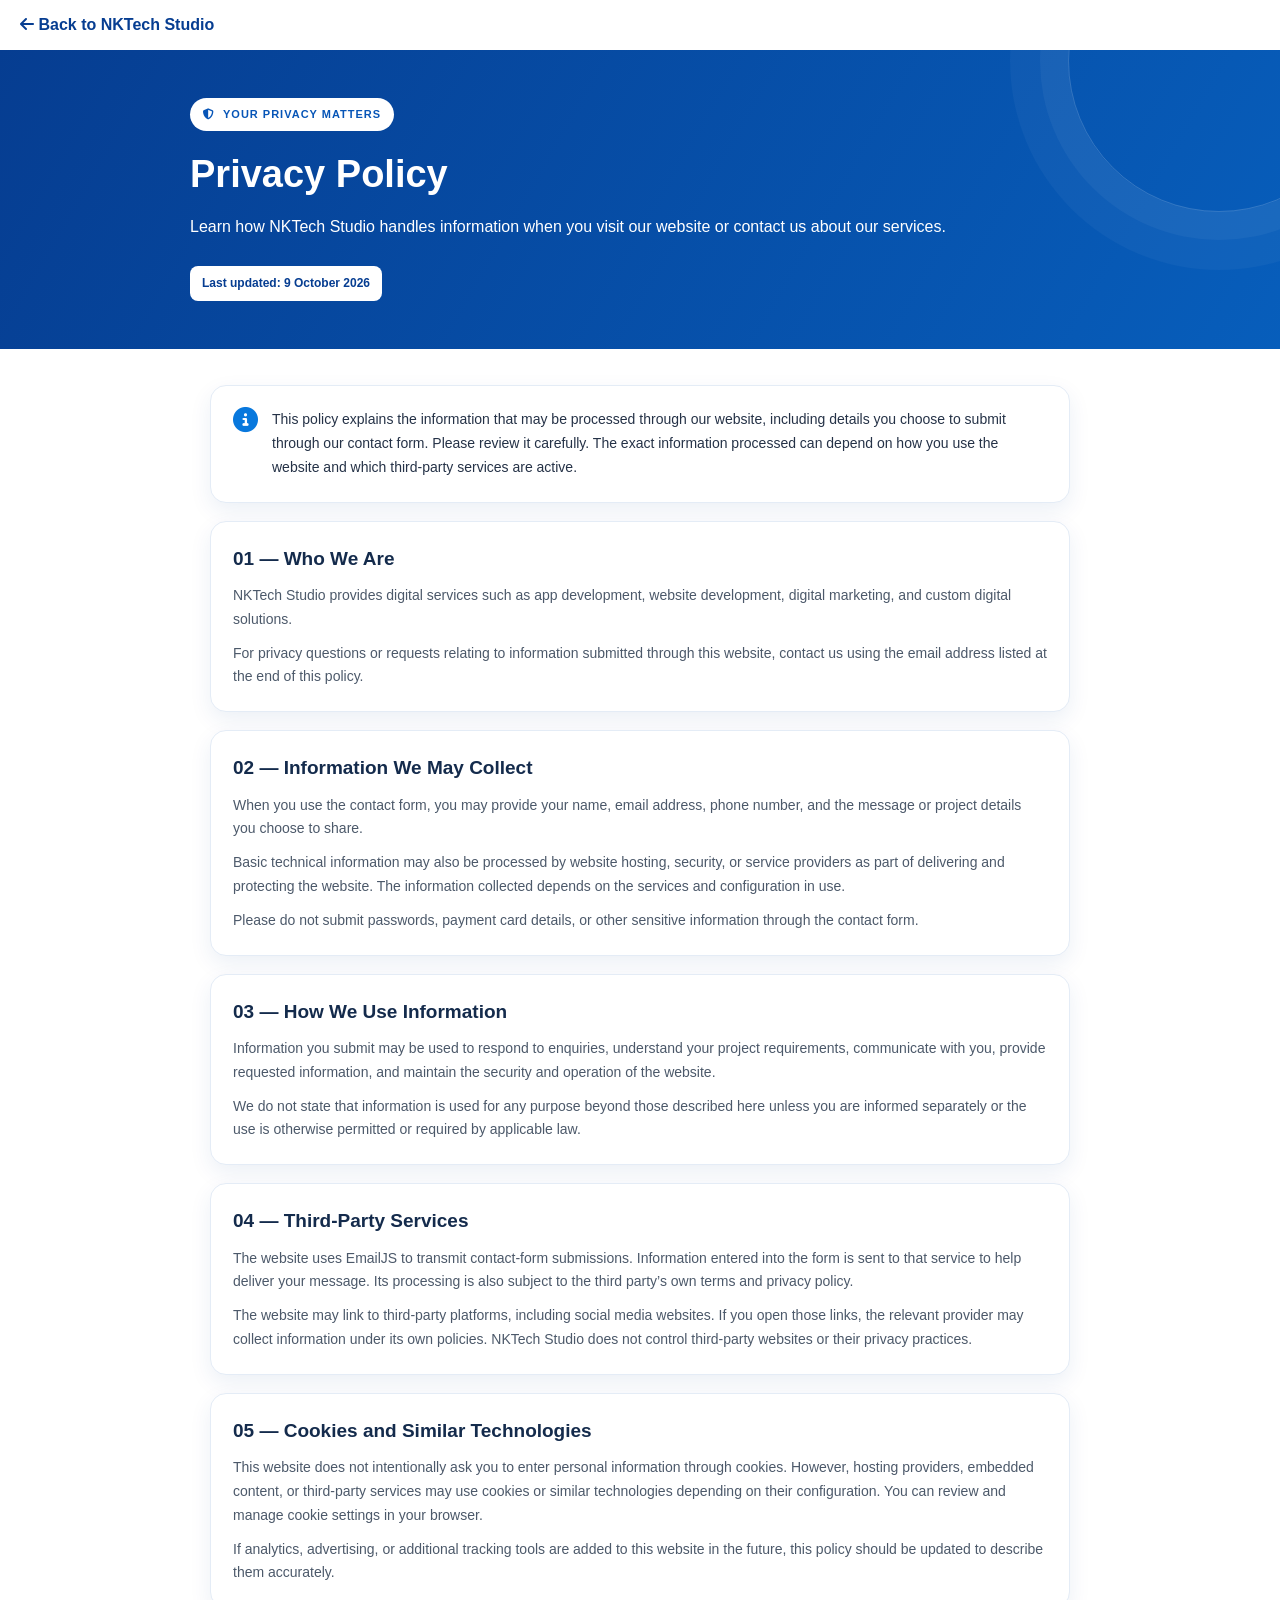
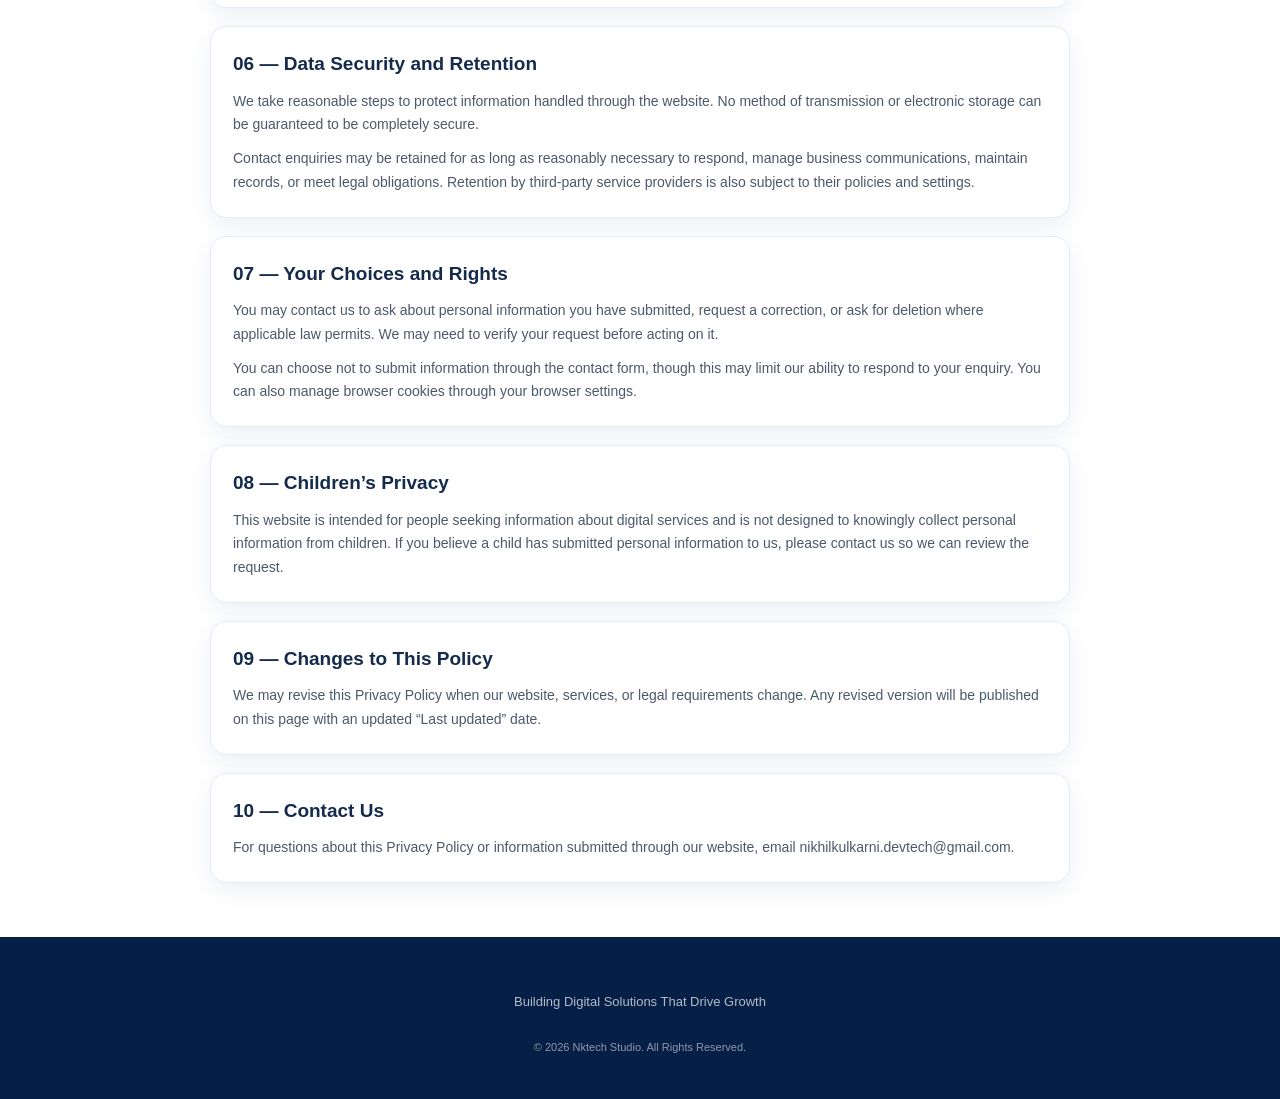
<file: privacy.html>
<!DOCTYPE html>
<html lang="en">

<head>
    <meta charset="UTF-8">
    <meta name="viewport" content="width=device-width, initial-scale=1.0">
    <meta name="description" content="NKTech Studio privacy policy.">
    <title>Privacy Policy | NKTech Studio</title>
    <link rel="stylesheet" href="style.css">
    <link rel="stylesheet" href="https://cdnjs.cloudflare.com/ajax/libs/font-awesome/6.5.2/css/all.min.css">
</head>

<body>
    <div class="policy-topbar"><a href="index.html"><i class="fa-solid fa-arrow-left"></i> Back to NKTech Studio</a>
    </div>
    <header class="policy-hero">
        <div class="policy-hero-inner"><span class="policy-pill"><i class="fa-solid fa-shield-halved"></i> YOUR PRIVACY
                MATTERS</span>
            <h1>Privacy Policy</h1>
            <p>Learn how NKTech Studio handles information when you visit our website or contact us about our services.
            </p><span class="updated">Last updated: 9 October 2026</span>
        </div>
    </header>
    <main class="policy-content">
        <div class="policy-notice"><i class="fa-solid fa-circle-info"></i>
            <div>This policy explains the information that may be processed through our website, including details you
                choose to submit through our contact form. Please review it carefully. The exact information processed
                can depend on how you use the website and which third-party services are active.</div>
        </div>
        <section class="policy-section">
            <h2>01 — Who We Are</h2>
            <p>NKTech Studio provides digital services such as app development, website development, digital marketing,
                and custom digital solutions.</p>
            <p>For privacy questions or requests relating to information submitted through this website, contact us
                using the email address listed at the end of this policy.</p>
        </section>
        <section class="policy-section">
            <h2>02 — Information We May Collect</h2>
            <p>When you use the contact form, you may provide your name, email address, phone number, and the message or
                project details you choose to share.</p>
            <p>Basic technical information may also be processed by website hosting, security, or service providers as
                part of delivering and protecting the website. The information collected depends on the services and
                configuration in use.</p>
            <p>Please do not submit passwords, payment card details, or other sensitive information through the contact
                form.</p>
        </section>
        <section class="policy-section">
            <h2>03 — How We Use Information</h2>
            <p>Information you submit may be used to respond to enquiries, understand your project requirements,
                communicate with you, provide requested information, and maintain the security and operation of the
                website.</p>
            <p>We do not state that information is used for any purpose beyond those described here unless you are
                informed separately or the use is otherwise permitted or required by applicable law.</p>
        </section>
        <section class="policy-section">
            <h2>04 — Third-Party Services</h2>
            <p>The website uses EmailJS to transmit contact-form submissions. Information entered into the form is sent
                to that service to help deliver your message. Its processing is also subject to the third party’s own
                terms and privacy policy.</p>
            <p>The website may link to third-party platforms, including social media websites. If you open those links,
                the relevant provider may collect information under its own policies. NKTech Studio does not control
                third-party websites or their privacy practices.</p>
        </section>
        <section class="policy-section">
            <h2>05 — Cookies and Similar Technologies</h2>
            <p>This website does not intentionally ask you to enter personal information through cookies. However,
                hosting providers, embedded content, or third-party services may use cookies or similar technologies
                depending on their configuration. You can review and manage cookie settings in your browser.</p>
            <p>If analytics, advertising, or additional tracking tools are added to this website in the future, this
                policy should be updated to describe them accurately.</p>
        </section>
        <section class="policy-section">
            <h2>06 — Data Security and Retention</h2>
            <p>We take reasonable steps to protect information handled through the website. No method of transmission or
                electronic storage can be guaranteed to be completely secure.</p>
            <p>Contact enquiries may be retained for as long as reasonably necessary to respond, manage business
                communications, maintain records, or meet legal obligations. Retention by third-party service providers
                is also subject to their policies and settings.</p>
        </section>
        <section class="policy-section">
            <h2>07 — Your Choices and Rights</h2>
            <p>You may contact us to ask about personal information you have submitted, request a correction, or ask for
                deletion where applicable law permits. We may need to verify your request before acting on it.</p>
            <p>You can choose not to submit information through the contact form, though this may limit our ability to
                respond to your enquiry. You can also manage browser cookies through your browser settings.</p>
        </section>
        <section class="policy-section">
            <h2>08 — Children’s Privacy</h2>
            <p>This website is intended for people seeking information about digital services and is not designed to
                knowingly collect personal information from children. If you believe a child has submitted personal
                information to us, please contact us so we can review the request.</p>
        </section>
        <section class="policy-section">
            <h2>09 — Changes to This Policy</h2>
            <p>We may revise this Privacy Policy when our website, services, or legal requirements change. Any revised
                version will be published on this page with an updated “Last updated” date.</p>
        </section>
        <section class="policy-section">
            <h2>10 — Contact Us</h2>
            <p>For questions about this Privacy Policy or information submitted through our website, email <a
                    href="mailto:nikhilkulkarni.devtech@gmail.com">nikhilkulkarni.devtech@gmail.com</a>.</p>
        </section>
    </main>
    <footer class="site-footer">
        <p>Building Digital Solutions That Drive Growth</p><small>© 2026 Nktech Studio. All Rights Reserved.</small>
    </footer>
</body>

</html>
</file>
<file: style.css>
:root {
    --navy: #063d91;
    --blue: #0878dd;
    --orange: #ff7a36;
    --tint: #f7fafe;
    --ink: #111;
    --muted: #626d7b;
    --footer: #061f46;
    --shadow: 0 12px 30px rgba(4, 35, 75, .12)
}

* {
    box-sizing: border-box
}

html {
    scroll-behavior: smooth;
    scroll-padding-top: 82px
}

body {
    margin: 0;
    font-family: Arial, Helvetica, sans-serif;
    color: var(--ink);
    background: #fff;
    line-height: 1.6
}

a {
    color: inherit;
    text-decoration: none
}

button,
input,
textarea {
    font: inherit
}

.site-header {
    position: sticky;
    top: 0;
    z-index: 100;
    background: #fff;
    box-shadow: 0 2px 12px rgba(0, 0, 0, .12)
}

.nav-wrap {
    max-width: 1240px;
    min-height: 76px;
    margin: auto;
    padding: 8px 22px;
    display: flex;
    align-items: center;
    gap: 24px
}

.brand,
.footer-brand {
    display: flex;
    align-items: center;
    min-width: 120px
}

.brand img {
    display: block;
    width: 125px;
    height: 60px;
    object-fit: contain
}

.brand-fallback {
    display: none;
    font-size: 23px;
    color: var(--navy);
    font-weight: 900;
    line-height: 1.15
}

.brand-fallback b {
    display: block;
    color: var(--orange);
    font-size: 15px;
    letter-spacing: 2px
}

.nav-links {
    margin-left: auto;
    display: flex;
    align-items: center;
    gap: 8px
}

.nav-links>a:not(.button) {
    font-size: 13px;
    font-weight: 700;
    padding: 12px;
    color: #222;
    transition: color .2s
}

.nav-links>a:not(.button):hover {
    color: var(--blue)
}

.button {
    display: inline-flex;
    align-items: center;
    justify-content: center;
    gap: 10px;
    border: 0;
    cursor: pointer;
    font-weight: 700;
    transition: transform .2s, filter .2s
}

.button:hover {
    filter: brightness(1.04);
    transform: translateY(-1px)
}

.button-orange {
    background: var(--orange);
    color: #fff;
    border-radius: 8px;
    padding: 13px 19px;
    font-size: 12px
}

.nav-cta {
    margin-left: 4px
}

.menu-toggle {
    display: none;
    border: 0;
    background: transparent;
    color: var(--navy);
    font-size: 27px;
    padding: 8px;
    cursor: pointer
}

.blue-gradient {
    background: linear-gradient(120deg, #063d91, #0878dd)
}

.hero {
    color: white;
    overflow: hidden
}

.hero-inner {
    max-width: 1180px;
    margin: auto;
    min-height: 410px;
    padding: 52px 30px;
    display: grid;
    grid-template-columns: 1fr 1fr;
    align-items: center;
    gap: 30px
}

.hero-copy h1 {
    font-size: clamp(25px, 3vw, 36px);
    font-weight: 900;
    line-height: 1.15;
    letter-spacing: .1px;
    margin: 0 0 18px
}

.hero-copy p {
    color: rgba(255, 255, 255, .78);
    font-size: 16px;
    margin: 0 0 25px
}

.button-pill {
    border-radius: 30px;
    padding: 15px 22px;
    font-size: 14px
}

.hero-art {
    height: 280px;
    position: relative;
    display: flex;
    justify-content: center;
    align-items: center;
    max-width: 480px;
    width: 100%;
    margin: auto
}

.hero-circle {
    position: absolute;
    width: 230px;
    height: 230px;
    background: #fff;
    border-radius: 50%
}

.trend-icon {
    position: absolute;
    right: 19%;
    top: 2%;
    font-size: 94px;
    color: #ffc078;
    transform: rotate(-5deg)
}

.phone-card {
    position: relative;
    width: 115px;
    height: 210px;
    border-radius: 25px;
    background: #fff;
    box-shadow: 0 12px 30px rgba(0, 0, 0, .25);
    display: flex;
    flex-direction: column;
    align-items: center;
    padding-bottom: 20px;
    overflow: hidden
}

.phone-top {
    height: 25px;
    width: 100%;
    background: #e8f1ff;
    margin-bottom: 18px
}

.phone-card>i {
    font-size: 62px;
    color: var(--blue);
    margin: 0 0 15px
}

.phone-card span {
    height: 10px;
    width: 70px;
    background: #e7edf5;
    margin-bottom: 10px
}

.phone-card .short-line {
    width: 50px
}

.mini-phone {
    position: absolute;
    left: 17%;
    bottom: 12px;
    background: #fff;
    padding: 13px 14px;
    border-radius: 15px;
    color: var(--blue);
    font-size: 42px;
    box-shadow: 0 7px 20px #00295b30
}

.section-shell {
    max-width: 1180px;
    margin: 0 auto;
    padding: 50px 25px
}

.intro {
    max-width: 900px;
    text-align: center
}

.intro h2 {
    font-size: 23px;
    line-height: 1.35;
    font-weight: 900;
    margin: 0 0 18px
}

.intro p {
    text-align: left;
    font-size: 15px;
    line-height: 1.7;
    color: #626262;
    margin: 0 0 12px
}

.section-tint {
    background: var(--tint)
}

.section-heading {
    text-align: center;
    margin-bottom: 35px
}

.section-heading h2 {
    font-size: 27px;
    line-height: 1.25;
    font-weight: 900;
    margin: 0
}

.orange-rule {
    display: block;
    width: 55px;
    height: 4px;
    background: var(--orange);
    border-radius: 8px;
    margin: 12px auto
}

.section-heading p {
    font-size: 13px;
    color: #666;
    margin: 0
}

.service-grid {
    display: grid;
    grid-template-columns: repeat(4, minmax(0, 1fr));
    gap: 18px
}

.service-card {
    background: white;
    border-radius: 18px;
    padding: 25px 20px 22px;
    text-align: center;
    box-shadow: var(--shadow);
    min-width: 0
}

.service-icon {
    width: 58px;
    height: 58px;
    border-radius: 15px;
    background: linear-gradient(135deg, #0878dd, #00a6d6);
    display: grid;
    place-items: center;
    color: #fff;
    font-size: 31px;
    margin: 0 auto 16px
}

.service-card h3 {
    font-size: 16px;
    font-weight: 800;
    margin: 0 0 8px
}

.service-card p {
    font-size: 13px;
    line-height: 1.5;
    color: #626262;
    margin: 0
}

.about {
    padding: 45px 0
}

.about-inner {
    display: grid;
    grid-template-columns: 1fr 1fr;
    align-items: center;
    gap: 50px;
    padding-top: 0;
    padding-bottom: 0
}

.about-graphic {
    height: 280px;
    border-radius: 25px;
    background: linear-gradient(120deg, #063d91, #0878dd);
    display: grid;
    place-items: center;
    color: #fff;
    font-size: 120px
}

.about-copy h2 {
    font-size: 27px;
    line-height: 1.25;
    font-weight: 900;
    margin: 0 0 15px
}

.about-copy p {
    font-size: 14px;
    line-height: 1.7;
    color: #626262;
    margin: 0 0 15px
}

.commitment {
    text-align: center
}

.stars {
    color: #ffb52e;
    font-size: 20px;
    display: flex;
    gap: 4px;
    justify-content: center
}

.commitment blockquote {
    font-size: 16px;
    line-height: 1.6;
    font-style: italic;
    color: #626262;
    margin: 15px auto;
    max-width: 700px
}

.commitment strong {
    font-size: 14px
}

.growth {
    color: #fff;
    text-align: center
}

.growth .section-shell {
    padding-top: 50px;
    padding-bottom: 50px
}

.growth h2 {
    font-size: 30px;
    font-weight: 900;
    margin: 0 0 10px
}

.growth>div>p {
    font-size: 14px;
    color: rgba(255, 255, 255, .8);
    margin: 0
}

.stats-grid {
    display: grid;
    grid-template-columns: repeat(3, minmax(0, 1fr));
    gap: 12px;
    margin-top: 30px
}

.stat-card {
    background: #fff;
    color: #111;
    border-radius: 12px;
    padding: 15px 8px;
    display: flex;
    flex-direction: column;
    align-items: center;
    justify-content: center;
    min-height: 80px
}

.stat-card strong {
    font-size: 20px;
    line-height: 1.3;
    font-weight: 900
}

.stat-card span {
    font-size: 11px;
    color: #626262
}

.contact {
    padding: 45px 0
}

.contact-grid {
    display: grid;
    grid-template-columns: 1fr 1fr;
    gap: 45px;
    align-items: stretch
}

.contact-info,
.contact-form-card {
    border-radius: 22px;
    padding: 25px;
    box-shadow: var(--shadow)
}

.contact-info {
    color: #fff;
    display: flex;
    flex-direction: column
}

.contact-info h3 {
    font-size: 28px;
    font-weight: 900;
    margin: 0 0 15px
}

.contact-info>p {
    font-size: 14px;
    line-height: 1.7;
    color: rgba(255, 255, 255, .8);
    margin: 0 0 22px
}

.contact-detail {
    display: flex;
    align-items: flex-start;
    gap: 15px;
    margin: 0 0 20px
}

.contact-detail>span {
    flex: 0 0 45px;
    width: 45px;
    height: 45px;
    border-radius: 12px;
    background: #fff;
    color: var(--blue);
    display: grid;
    place-items: center;
    font-size: 22px
}

.contact-detail b {
    display: block;
    font-size: 14px;
    margin: 0 0 5px
}

.contact-detail a,
.contact-detail p {
    display: block;
    font-size: 13px;
    line-height: 1.5;
    color: rgba(255, 255, 255, .8);
    margin: 0;
    overflow-wrap: anywhere
}

.contact-form-card {
    background: #fff
}

.contact-form-card h3 {
    font-size: 22px;
    font-weight: 900;
    margin: 0 0 22px
}

.field {
    margin-bottom: 15px
}

.field label {
    display: block;
    font-size: 13px;
    font-weight: 700;
    margin: 0 0 6px
}

.input-wrap {
    display: flex;
    align-items: flex-start;
    gap: 11px;
    background: var(--tint);
    border: 1.5px solid transparent;
    border-radius: 12px;
    padding: 0 13px;
    transition: border-color .2s
}

.input-wrap:focus-within {
    border-color: var(--blue)
}

.input-wrap>i {
    color: var(--blue);
    padding-top: 15px
}

.input-wrap input,
.input-wrap textarea {
    width: 100%;
    min-width: 0;
    border: 0;
    outline: 0;
    background: transparent;
    padding: 14px 0;
    color: #1c2735;
    font-size: 14px
}

.input-wrap textarea {
    resize: vertical;
    min-height: 125px
}

.input-wrap.invalid {
    border-color: #dc3545
}

.error {
    display: block;
    color: #c62828;
    font-size: 12px;
    min-height: 0;
    margin-top: 3px
}

.error:empty {
    display: none
}

.submit-button {
    width: 100%;
    padding: 16px;
    border-radius: 10px;
    font-size: 14px
}

.submit-button:disabled {
    opacity: .7;
    cursor: wait;
    transform: none
}

.form-status {
    font-size: 13px;
    margin: 12px 0 0
}

.form-status.success {
    color: #16833b
}

.form-status.failure {
    color: #c62828
}

.site-footer {
    background: var(--footer);
    color: #fff;
    text-align: center;
    padding: 40px 20px
}

.footer-brand {
    display: flex;
    justify-content: center;
    margin: 0 auto;
    width: max-content
}

.footer-brand img {
    width: 150px;
    height: 75px;
    object-fit: contain
}

.footer-brand .brand-fallback {
    color: white
}

.site-footer>p {
    font-size: 13px;
    color: rgba(255, 255, 255, .7);
    margin: 15px 0 20px
}

.social-links {
    display: flex;
    justify-content: center;
    gap: 10px;
    margin-bottom: 18px
}

.social-links a {
    width: 42px;
    height: 42px;
    display: grid;
    place-items: center;
    border-radius: 50%;
    color: white;
    font-size: 21px;
    transition: background .2s, transform .2s
}

.social-links a:hover {
    background: #ffffff20;
    transform: translateY(-2px)
}

.privacy-link {
    display: inline-flex;
    align-items: center;
    gap: 8px;
    color: rgba(255, 255, 255, .8);
    font-size: 13px;
    font-weight: 700;
    padding: 8px
}

.site-footer hr {
    max-width: 1120px;
    border: 0;
    border-top: 1px solid #ffffff28;
    margin: 20px auto
}

.site-footer small {
    font-size: 11px;
    color: rgba(255, 255, 255, .55)
}

/* Privacy page */
.policy-hero {
    background: linear-gradient(120deg, #063d91, #0878dd);
    color: #fff;
    padding: 48px 24px
}

.policy-hero-inner,
.policy-content {
    max-width: 900px;
    margin: auto
}

.policy-pill {
    display: inline-flex;
    align-items: center;
    gap: 8px;
    background: #fff;
    color: #0755b7;
    border-radius: 30px;
    padding: 8px 13px;
    font-size: 11px;
    letter-spacing: 1px;
    font-weight: 800
}

.policy-hero h1 {
    font-size: 38px;
    line-height: 1.15;
    margin: 22px 0 14px
}

.policy-hero p {
    font-size: 16px;
    line-height: 1.7;
    max-width: 760px
}

.updated {
    display: inline-block;
    background: white;
    color: var(--navy);
    font-size: 12px;
    font-weight: 700;
    border-radius: 8px;
    padding: 8px 12px;
    margin-top: 10px
}

.policy-content {
    padding: 36px 20px
}

.policy-notice,
.policy-section {
    background: #fff;
    border: 1px solid #e4ecf6;
    border-radius: 16px;
    padding: 22px;
    margin-bottom: 18px;
    box-shadow: 0 8px 22px rgba(6, 61, 145, .08)
}

.policy-notice {
    display: flex;
    gap: 14px;
    color: #253247;
    font-size: 14px;
    line-height: 1.7
}

.policy-notice i {
    font-size: 25px;
    color: var(--blue)
}

.policy-section h2 {
    font-size: 19px;
    margin: 0 0 10px;
    color: #142b4c
}

.policy-section p {
    font-size: 14px;
    line-height: 1.7;
    color: #4c596a;
    margin: 0 0 10px
}

.policy-section p:last-child {
    margin-bottom: 0
}

.policy-topbar {
    padding: 12px 20px;
    background: #fff;
    box-shadow: 0 2px 10px #0001
}

.policy-topbar a {
    font-weight: 800;
    color: var(--navy)
}

@media(max-width:950px) {
    .service-grid {
        grid-template-columns: repeat(2, minmax(0, 1fr))
    }

    .hero-inner {
        min-height: 390px
    }

    .contact-grid {
        gap: 25px
    }

    .about-inner {
        gap: 30px
    }
}

@media(max-width:800px) {
    .nav-wrap {
        min-height: 70px;
        padding: 6px 16px
    }

    .brand img {
        width: 105px;
        height: 58px
    }

    .menu-toggle {
        display: block;
        margin-left: auto
    }

    .nav-links {
        display: none;
        position: absolute;
        left: 0;
        right: 0;
        top: 100%;
        background: #fff;
        box-shadow: 0 12px 18px #00000015;
        padding: 12px 18px 20px;
        flex-direction: column;
        align-items: stretch;
        gap: 2px
    }

    .nav-links.open {
        display: flex
    }

    .nav-links>a:not(.button) {
        padding: 12px 10px;
        font-size: 14px
    }

    .nav-cta {
        margin: 8px 0 0;
        text-align: center
    }

    .hero-inner {
        grid-template-columns: 1fr;
        padding: 38px 22px;
        gap: 28px
    }

    .hero-copy h1 {
        font-size: clamp(25px, 5vw, 32px)
    }

    .hero-art {
        max-width: 420px
    }

    .about-inner {
        grid-template-columns: 1fr;
        gap: 28px
    }

    .about-graphic {
        height: 250px;
        font-size: 105px
    }

    .contact-grid {
        grid-template-columns: 1fr;
        gap: 28px
    }

    .section-shell {
        padding: 42px 20px
    }
}

@media(max-width:550px) {
    .hero-inner {
        padding: 35px 18px
    }

    .hero-copy h1 {
        font-size: clamp(23px, 6vw, 29px)
    }

    .hero-art {
        height: 255px
    }

    .hero-circle {
        width: 205px;
        height: 205px
    }

    .trend-icon {
        font-size: 78px;
        right: 13%
    }

    .mini-phone {
        left: 8%;
        font-size: 34px;
        padding: 11px 12px
    }

    .intro h2 {
        font-size: 21px
    }

    .intro p {
        font-size: 14px
    }

    .service-grid {
        grid-template-columns: 1fr;
        gap: 16px
    }

    .service-card {
        padding: 22px 18px
    }

    .service-card p {
        font-size: 13px
    }

    .section-heading h2 {
        font-size: 25px
    }

    .stats-grid {
        gap: 8px
    }

    .stat-card {
        min-height: 76px;
        padding: 12px 4px
    }

    .stat-card strong {
        font-size: 15px
    }

    .stat-card span {
        font-size: 9px
    }

    .contact-info,
    .contact-form-card {
        padding: 19px;
        border-radius: 18px
    }

    .contact-info h3 {
        font-size: 26px
    }

    .contact-form-card h3 {
        font-size: 20px
    }

    .policy-hero {
        padding: 32px 18px
    }

    .policy-hero h1 {
        font-size: 32px
    }

    .policy-content {
        padding: 24px 14px
    }

    .policy-section,
    .policy-notice {
        padding: 18px
    }

    .site-footer {
        padding: 35px 16px
    }
}

@media(prefers-reduced-motion:reduce) {
    html {
        scroll-behavior: auto
    }

    *,
    *::before,
    *::after {
        transition: none !important
    }
}


/* Professional motion and hover polish */
:root {
    --ease-out: cubic-bezier(.2, .75, .25, 1);
    --shadow-hover: 0 22px 48px rgba(4, 35, 75, .18)
}

html {
    scroll-behavior: smooth
}

body {
    overflow-x: hidden;
    -webkit-font-smoothing: antialiased
}

::selection {
    background: rgba(8, 120, 221, .18);
    color: var(--navy)
}

.site-header {
    transition: box-shadow .3s ease, background-color .3s ease
}

.site-header.is-scrolled {
    box-shadow: 0 8px 28px rgba(5, 36, 75, .13);
    background: rgba(255, 255, 255, .96);
    backdrop-filter: blur(14px)
}

.brand img {
    transition: transform .35s var(--ease-out), filter .35s ease
}

.brand:hover img,
.footer-brand:hover img {
    transform: scale(1.045)
}

.nav-links>a:not(.button) {
    position: relative
}

.nav-links>a:not(.button)::after {
    content: "";
    position: absolute;
    left: 12px;
    right: 12px;
    bottom: 5px;
    height: 2px;
    border-radius: 4px;
    background: var(--orange);
    transform: scaleX(0);
    transform-origin: left;
    transition: transform .25s var(--ease-out)
}

.nav-links>a:not(.button):hover::after,
.nav-links>a:not(.button):focus-visible::after {
    transform: scaleX(1)
}

.button {
    position: relative;
    isolation: isolate;
    overflow: hidden;
    transition: transform .28s var(--ease-out), box-shadow .28s ease, filter .28s ease
}

.button::before {
    content: "";
    position: absolute;
    inset: 0;
    z-index: -1;
    background: linear-gradient(110deg, transparent 20%, rgba(255, 255, 255, .25) 48%, transparent 72%);
    transform: translateX(-130%);
    transition: transform .65s var(--ease-out)
}

.button:hover::before {
    transform: translateX(130%)
}

.button:hover {
    transform: translateY(-3px);
    filter: brightness(1.04);
    box-shadow: 0 10px 24px rgba(255, 122, 54, .22)
}

.button:active {
    transform: translateY(-1px) scale(.985)
}

.button:focus-visible,
.menu-toggle:focus-visible,
a:focus-visible,
input:focus-visible,
textarea:focus-visible {
    outline: 3px solid rgba(8, 120, 221, .38);
    outline-offset: 3px
}

.hero {
    position: relative;
    isolation: isolate;
    background-size: 180% 180%;
    animation: gradient-drift 14s ease-in-out infinite alternate
}

.hero::before,
.growth::before {
    content: "";
    position: absolute;
    inset: 0;
    pointer-events: none;
    opacity: .13;
    background-image: radial-gradient(rgba(255, 255, 255, .8) .7px, transparent .7px);
    background-size: 17px 17px;
    mask-image: linear-gradient(90deg, #000, transparent 85%)
}

.hero-inner {
    position: relative;
    z-index: 1
}

.hero-copy h1 {
    animation: rise-in .8s var(--ease-out) both
}

.hero-copy p {
    animation: rise-in .8s .12s var(--ease-out) both
}

.hero-copy .button {
    animation: rise-in .8s .22s var(--ease-out) both
}

.hero-art {
    animation: rise-in .9s .12s var(--ease-out) both
}

.hero-circle {
    box-shadow: 0 0 0 18px rgba(255, 255, 255, .08), 0 0 0 38px rgba(255, 255, 255, .035);
    animation: soft-pulse 6s ease-in-out infinite
}

.trend-icon {
    filter: drop-shadow(0 8px 12px rgba(0, 0, 0, .12));
    animation: float-trend 4.5s ease-in-out infinite
}

.phone-card {
    animation: float-phone 5s ease-in-out infinite;
    transition: transform .35s var(--ease-out), box-shadow .35s ease
}

.hero-art:hover .phone-card {
    transform: translateY(-7px) rotate(-2deg);
    box-shadow: 0 22px 42px rgba(0, 0, 0, .27)
}

.mini-phone {
    animation: float-mini 4.2s ease-in-out infinite;
    transition: transform .3s var(--ease-out)
}

.hero-art:hover .mini-phone {
    transform: translateY(-8px) rotate(5deg)
}

.section-heading h2,
.intro h2,
.about-copy h2 {
    letter-spacing: -.45px
}

.service-card,
.stat-card,
.contact-info,
.contact-form-card,
.policy-section,
.policy-notice {
    transition: transform .32s var(--ease-out), box-shadow .32s ease, border-color .32s ease
}

.service-card {
    position: relative;
    overflow: hidden;
    border: 1px solid rgba(8, 120, 221, .055)
}

.service-card::before {
    content: "";
    position: absolute;
    left: 0;
    top: 0;
    width: 100%;
    height: 3px;
    background: linear-gradient(90deg, var(--blue), #00b6d8, var(--orange));
    transform: scaleX(0);
    transform-origin: left;
    transition: transform .35s var(--ease-out)
}

.service-card:hover {
    transform: translateY(-9px);
    box-shadow: var(--shadow-hover);
    border-color: rgba(8, 120, 221, .16)
}

.service-card:hover::before {
    transform: scaleX(1)
}

.service-icon {
    transition: transform .35s var(--ease-out), border-radius .35s ease, box-shadow .35s ease
}

.service-card:hover .service-icon {
    transform: translateY(-3px) rotate(-5deg) scale(1.06);
    border-radius: 20px;
    box-shadow: 0 10px 20px rgba(8, 120, 221, .22)
}

.about-graphic {
    position: relative;
    overflow: hidden;
    box-shadow: 0 18px 42px rgba(6, 61, 145, .16);
    transition: transform .4s var(--ease-out), box-shadow .4s ease
}

.about-graphic::after {
    content: "";
    position: absolute;
    width: 170%;
    height: 170%;
    left: -130%;
    top: -35%;
    transform: rotate(28deg);
    background: linear-gradient(90deg, transparent, rgba(255, 255, 255, .17), transparent);
    transition: left .85s var(--ease-out)
}

.about-graphic:hover {
    transform: translateY(-5px);
    box-shadow: 0 26px 55px rgba(6, 61, 145, .24)
}

.about-graphic:hover::after {
    left: 100%
}

.commitment .stars i {
    transition: transform .25s ease;
    display: inline-block
}

.commitment:hover .stars i {
    animation: star-pop .45s ease both
}

.commitment:hover .stars i:nth-child(2) {
    animation-delay: .05s
}

.commitment:hover .stars i:nth-child(3) {
    animation-delay: .1s
}

.commitment:hover .stars i:nth-child(4) {
    animation-delay: .15s
}

.commitment:hover .stars i:nth-child(5) {
    animation-delay: .2s
}

.stat-card {
    border: 1px solid rgba(255, 255, 255, .55);
    box-shadow: 0 8px 22px rgba(0, 25, 70, .08)
}

.stat-card:hover {
    transform: translateY(-6px);
    box-shadow: 0 16px 32px rgba(0, 25, 70, .2)
}

.contact-info {
    background-size: 160% 160%;
    animation: gradient-drift 15s ease-in-out infinite alternate
}

.contact-detail>span {
    transition: transform .28s var(--ease-out), background .28s ease, color .28s ease
}

.contact-detail:hover>span {
    transform: translateY(-3px) rotate(-5deg);
    background: var(--orange);
    color: #fff
}

.contact-form-card {
    border: 1px solid rgba(8, 120, 221, .07)
}

.contact-form-card:focus-within {
    box-shadow: 0 18px 45px rgba(4, 35, 75, .15)
}

.input-wrap {
    transition: border-color .25s ease, background .25s ease, box-shadow .25s ease, transform .25s ease
}

.input-wrap:focus-within {
    background: #fff;
    box-shadow: 0 0 0 4px rgba(8, 120, 221, .08);
    transform: translateY(-1px)
}

.input-wrap>i {
    transition: transform .25s ease
}

.input-wrap:focus-within>i {
    transform: scale(1.08)
}

.social-links a {
    background: rgba(255, 255, 255, .08);
    border: 1px solid rgba(255, 255, 255, .08);
    transition: background .25s ease, transform .25s var(--ease-out), border-color .25s ease
}

.social-links a:hover {
    background: var(--orange);
    border-color: var(--orange);
    transform: translateY(-5px) rotate(-4deg)
}

.privacy-link {
    transition: color .25s ease, transform .25s ease
}

.privacy-link:hover {
    color: #fff;
    transform: translateY(-2px)
}

.policy-hero {
    position: relative;
    overflow: hidden;
    background-size: 180% 180%;
    animation: gradient-drift 14s ease-in-out infinite alternate
}

.policy-hero::after {
    content: "";
    position: absolute;
    width: 300px;
    height: 300px;
    right: -90px;
    top: -140px;
    border: 1px solid rgba(255, 255, 255, .18);
    border-radius: 50%;
    box-shadow: 0 0 0 28px rgba(255, 255, 255, .045), 0 0 0 58px rgba(255, 255, 255, .035);
    pointer-events: none
}

.policy-hero-inner {
    position: relative;
    z-index: 1
}

.policy-pill {
    transition: transform .25s ease, box-shadow .25s ease
}

.policy-pill:hover {
    transform: translateY(-2px);
    box-shadow: 0 8px 22px rgba(0, 0, 0, .12)
}

.policy-section:hover,
.policy-notice:hover {
    transform: translateY(-3px);
    box-shadow: 0 14px 30px rgba(6, 61, 145, .11);
    border-color: #d2e3f8
}

/* Scroll reveal: elements remain visible if JavaScript is disabled. */
.js-motion .reveal {
    opacity: 0;
    transform: translateY(22px);
    transition: opacity .7s var(--ease-out), transform .7s var(--ease-out)
}

.js-motion .reveal.is-visible {
    opacity: 1;
    transform: translateY(0)
}

.js-motion .reveal.reveal-left {
    transform: translateX(-22px)
}

.js-motion .reveal.reveal-left.is-visible {
    transform: translateX(0)
}

.js-motion .reveal.reveal-right {
    transform: translateX(22px)
}

.js-motion .reveal.reveal-right.is-visible {
    transform: translateX(0)
}

.js-motion .reveal-stagger>* {
    transition-delay: var(--reveal-delay, 0ms)
}

@keyframes rise-in {
    from {
        opacity: 0;
        transform: translateY(22px)
    }

    to {
        opacity: 1;
        transform: translateY(0)
    }
}

@keyframes float-phone {

    0%,
    100% {
        transform: translateY(0)
    }

    50% {
        transform: translateY(-8px)
    }
}

@keyframes float-mini {

    0%,
    100% {
        transform: translateY(0) rotate(0)
    }

    50% {
        transform: translateY(-7px) rotate(3deg)
    }
}

@keyframes float-trend {

    0%,
    100% {
        transform: translateY(0) rotate(-5deg)
    }

    50% {
        transform: translateY(-9px) rotate(1deg)
    }
}

@keyframes soft-pulse {

    0%,
    100% {
        box-shadow: 0 0 0 18px rgba(255, 255, 255, .08), 0 0 0 38px rgba(255, 255, 255, .035)
    }

    50% {
        box-shadow: 0 0 0 24px rgba(255, 255, 255, .055), 0 0 0 48px rgba(255, 255, 255, .025)
    }
}

@keyframes gradient-drift {
    0% {
        background-position: 0% 50%
    }

    100% {
        background-position: 100% 50%
    }
}

@keyframes star-pop {

    0%,
    100% {
        transform: scale(1)
    }

    50% {
        transform: scale(1.25) rotate(-8deg)
    }
}

@media(max-width:800px) {
    .nav-links {
        transform-origin: top;
        animation: none
    }

    .nav-links.open {
        animation: menu-drop .22s var(--ease-out) both
    }

    .hero-art:hover .phone-card {
        transform: none
    }

    .service-card:hover {
        transform: translateY(-4px)
    }
}

@keyframes menu-drop {
    from {
        opacity: 0;
        transform: translateY(-8px)
    }

    to {
        opacity: 1;
        transform: translateY(0)
    }
}

@media(hover:none) {

    .service-card:hover,
    .stat-card:hover,
    .policy-section:hover,
    .policy-notice:hover,
    .about-graphic:hover {
        transform: none
    }

    .service-card:hover .service-icon {
        transform: none
    }
}

@media(prefers-reduced-motion:reduce) {
    html {
        scroll-behavior: auto
    }

    *,
    *::before,
    *::after {
        animation-duration: .01ms !important;
        animation-iteration-count: 1 !important;
        transition-duration: .01ms !important;
        scroll-behavior: auto !important
    }

    .js-motion .reveal {
        opacity: 1 !important;
        transform: none !important
    }
}
</file>
